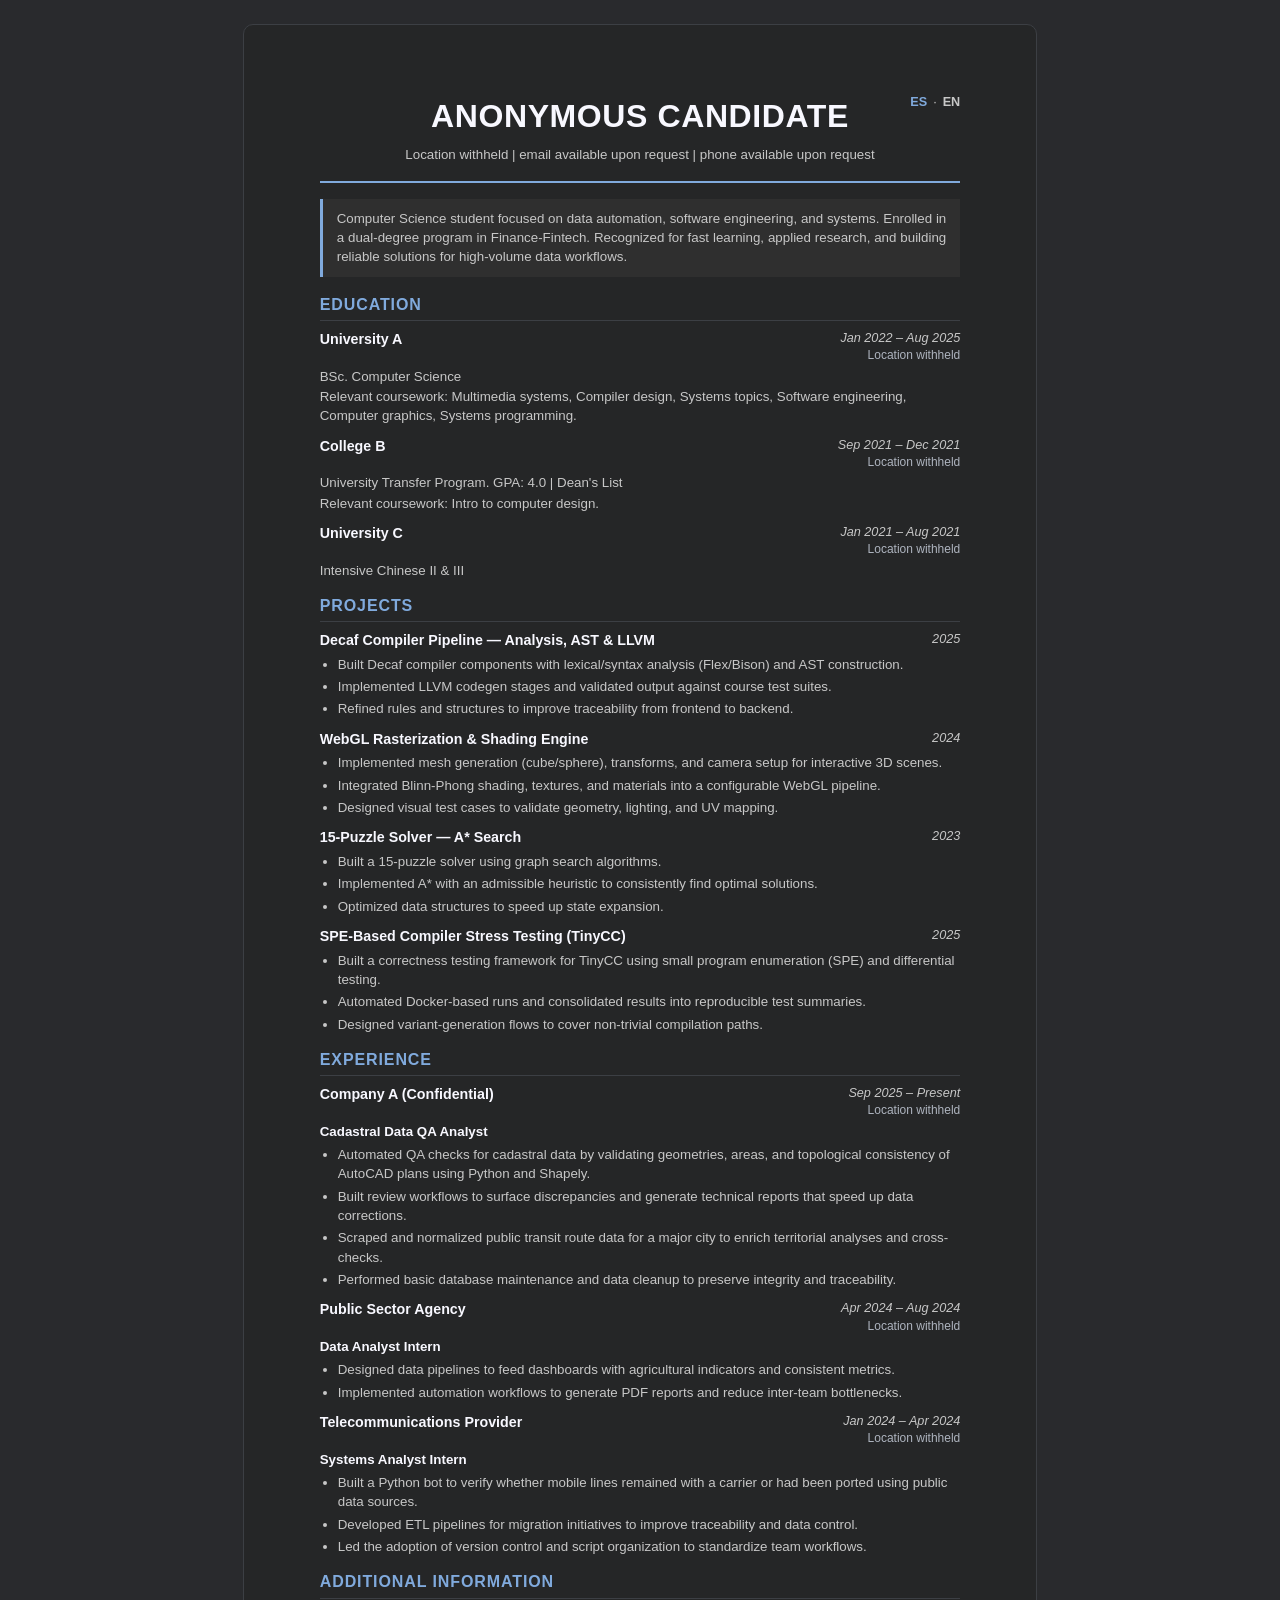
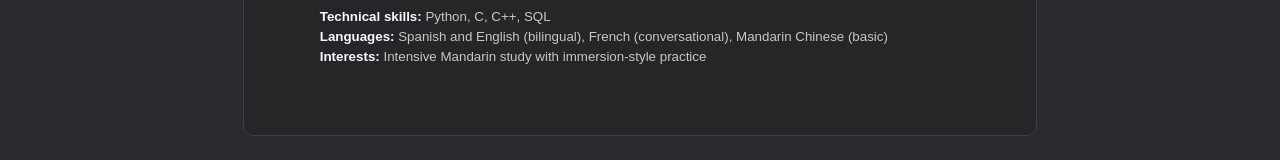
<file: static/cv/cv.en.html>
<!DOCTYPE html>
<html lang="en">
<head>
    <meta charset="UTF-8">
    <meta name="viewport" content="width=device-width, initial-scale=1.0">
    <title>CV - Anonymous Candidate</title>
    <style>
        :root {
            --bg: #292a2d;
            --bg-alt: #252627;
            --panel: #2f2f2f;
            --text: #f8f8ff;
            --muted: #c7c7c7;
            --accent: #80AADD;
            --border: #3c3f44;
        }

        * {
            margin: 0;
            padding: 0;
            box-sizing: border-box;
        }

        @page {
            size: A4;
            margin: 0;
        }

        body {
            font-family: "Open Sans", "Helvetica Neue", Arial, sans-serif;
            line-height: 1.45;
            color: var(--text);
            background: var(--bg);
            font-size: 10.5pt;
        }

        .container {
            width: min(210mm, 92vw);
            min-height: 297mm;
            padding: 18mm 20mm;
            margin: 24px auto;
            background: var(--bg-alt);
            border: 1px solid var(--border);
            border-radius: 10px;
        }

        header {
            position: relative;
            text-align: center;
            margin-bottom: 16px;
            padding-bottom: 12px;
            border-bottom: 2px solid var(--accent);
        }

        h1 {
            font-size: 24pt;
            color: var(--text);
            margin-bottom: 6px;
            font-weight: 700;
            letter-spacing: 0.6px;
        }

        .contact {
            font-size: 10pt;
            color: var(--muted);
            margin-bottom: 4px;
        }

        .contact a {
            color: var(--accent);
            text-decoration: none;
        }

        .lang-toggle {
            position: absolute;
            right: 0;
            top: 0;
            font-size: 9.5pt;
            color: var(--muted);
        }

        .lang-toggle a {
            color: var(--accent);
            text-decoration: none;
            font-weight: 600;
        }

        .lang-toggle span {
            margin: 0 6px;
            color: var(--muted);
        }

        .summary {
            font-size: 10pt;
            text-align: justify;
            margin-bottom: 16px;
            padding: 10px 14px;
            background: var(--panel);
            border-left: 3px solid var(--accent);
            color: var(--muted);
        }

        h2 {
            font-size: 12pt;
            color: var(--accent);
            margin-top: 14px;
            margin-bottom: 8px;
            padding-bottom: 4px;
            border-bottom: 1px solid var(--border);
            text-transform: uppercase;
            letter-spacing: 0.9px;
            font-weight: 700;
        }

        .education-item, .experience-item, .activity-item {
            margin-bottom: 10px;
            page-break-inside: avoid;
        }

        .item-header {
            display: flex;
            justify-content: space-between;
            align-items: flex-start;
            gap: 16px;
            margin-bottom: 2px;
        }

        .institution {
            font-weight: 700;
            color: var(--text);
            font-size: 10.7pt;
        }

        .meta-right {
            text-align: right;
            min-width: 120px;
        }

        .date {
            font-size: 9.5pt;
            color: var(--muted);
            font-style: italic;
        }

        .location {
            font-size: 9pt;
            color: #aeb4bf;
        }

        .title {
            font-weight: 600;
            color: var(--text);
            font-size: 10pt;
            margin-bottom: 2px;
        }

        .details {
            font-size: 10pt;
            color: var(--muted);
            margin-bottom: 1px;
        }

        ul {
            margin-left: 18px;
            margin-top: 4px;
        }

        li {
            font-size: 10pt;
            margin-bottom: 3px;
            line-height: 1.45;
            color: var(--muted);
        }

        .skills {
            font-size: 10pt;
            line-height: 1.5;
            color: var(--muted);
        }

        .skills strong {
            color: var(--text);
        }

        @media print {
            body {
                width: 210mm;
                height: 297mm;
                background: white;
                color: #333;
            }
            .container {
                margin: 0;
                border: none;
                border-radius: 0;
                background: white;
                color: #333;
            }
            h1, .institution, .title, .skills strong {
                color: #2c3e50;
            }
            .summary {
                background: #f8f9fa;
                color: #555;
                border-left-color: #2c3e50;
            }
            h2 {
                color: #2c3e50;
                border-bottom-color: #34495e;
            }
            .contact a, .lang-toggle a {
                color: #2c5aa0;
            }
        }
    </style>
</head>
<body>
    <div class="container">
        <header>
            <div class="lang-toggle">
                <a href="/cv/cv.html">ES</a><span>·</span><strong>EN</strong>
            </div>
            <h1>ANONYMOUS CANDIDATE</h1>
            <div class="contact">
                Location withheld | email available upon request | phone available upon request
            </div>
        </header>

        <div class="summary">
            Computer Science student focused on data automation, software engineering, and systems. Enrolled in a dual-degree program in Finance-Fintech. Recognized for fast learning, applied research, and building reliable solutions for high-volume data workflows.
        </div>

        <h2>Education</h2>

        <div class="education-item">
            <div class="item-header">
                <span class="institution">University A</span>
                <div class="meta-right">
                    <div class="date">Jan 2022 – Aug 2025</div>
                    <div class="location">Location withheld</div>
                </div>
            </div>
            <div class="details">BSc. Computer Science</div>
            <div class="details">Relevant coursework: Multimedia systems, Compiler design, Systems topics, Software engineering, Computer graphics, Systems programming.</div>
        </div>

        <div class="education-item">
            <div class="item-header">
                <span class="institution">College B</span>
                <div class="meta-right">
                    <div class="date">Sep 2021 – Dec 2021</div>
                    <div class="location">Location withheld</div>
                </div>
            </div>
            <div class="details">University Transfer Program. GPA: 4.0 | Dean's List</div>
            <div class="details">Relevant coursework: Intro to computer design.</div>
        </div>

        <div class="education-item">
            <div class="item-header">
                <span class="institution">University C</span>
                <div class="meta-right">
                    <div class="date">Jan 2021 – Aug 2021</div>
                    <div class="location">Location withheld</div>
                </div>
            </div>
            <div class="details">Intensive Chinese II &amp; III</div>
        </div>

        <h2>Projects</h2>

        <div class="experience-item">
            <div class="item-header">
                <span class="institution">Decaf Compiler Pipeline — Analysis, AST &amp; LLVM</span>
                <div class="meta-right">
                    <div class="date">2025</div>
                </div>
            </div>
            <ul>
                <li>Built Decaf compiler components with lexical/syntax analysis (Flex/Bison) and AST construction.</li>
                <li>Implemented LLVM codegen stages and validated output against course test suites.</li>
                <li>Refined rules and structures to improve traceability from frontend to backend.</li>
            </ul>
        </div>

        <div class="experience-item">
            <div class="item-header">
                <span class="institution">WebGL Rasterization &amp; Shading Engine</span>
                <div class="meta-right">
                    <div class="date">2024</div>
                </div>
            </div>
            <ul>
                <li>Implemented mesh generation (cube/sphere), transforms, and camera setup for interactive 3D scenes.</li>
                <li>Integrated Blinn-Phong shading, textures, and materials into a configurable WebGL pipeline.</li>
                <li>Designed visual test cases to validate geometry, lighting, and UV mapping.</li>
            </ul>
        </div>

        <div class="experience-item">
            <div class="item-header">
                <span class="institution">15-Puzzle Solver — A* Search</span>
                <div class="meta-right">
                    <div class="date">2023</div>
                </div>
            </div>
            <ul>
                <li>Built a 15-puzzle solver using graph search algorithms.</li>
                <li>Implemented A* with an admissible heuristic to consistently find optimal solutions.</li>
                <li>Optimized data structures to speed up state expansion.</li>
            </ul>
        </div>

        <div class="experience-item">
            <div class="item-header">
                <span class="institution">SPE-Based Compiler Stress Testing (TinyCC)</span>
                <div class="meta-right">
                    <div class="date">2025</div>
                </div>
            </div>
            <ul>
                <li>Built a correctness testing framework for TinyCC using small program enumeration (SPE) and differential testing.</li>
                <li>Automated Docker-based runs and consolidated results into reproducible test summaries.</li>
                <li>Designed variant-generation flows to cover non-trivial compilation paths.</li>
            </ul>
        </div>

        <h2>Experience</h2>

        <div class="experience-item">
            <div class="item-header">
                <span class="institution">Company A (Confidential)</span>
                <div class="meta-right">
                    <div class="date">Sep 2025 – Present</div>
                    <div class="location">Location withheld</div>
                </div>
            </div>
            <div class="title">Cadastral Data QA Analyst</div>
            <ul>
                <li>Automated QA checks for cadastral data by validating geometries, areas, and topological consistency of AutoCAD plans using Python and Shapely.</li>
                <li>Built review workflows to surface discrepancies and generate technical reports that speed up data corrections.</li>
                <li>Scraped and normalized public transit route data for a major city to enrich territorial analyses and cross-checks.</li>
                <li>Performed basic database maintenance and data cleanup to preserve integrity and traceability.</li>
            </ul>
        </div>

        <div class="experience-item">
            <div class="item-header">
                <span class="institution">Public Sector Agency</span>
                <div class="meta-right">
                    <div class="date">Apr 2024 – Aug 2024</div>
                    <div class="location">Location withheld</div>
                </div>
            </div>
            <div class="title">Data Analyst Intern</div>
            <ul>
                <li>Designed data pipelines to feed dashboards with agricultural indicators and consistent metrics.</li>
                <li>Implemented automation workflows to generate PDF reports and reduce inter-team bottlenecks.</li>
            </ul>
        </div>

        <div class="experience-item">
            <div class="item-header">
                <span class="institution">Telecommunications Provider</span>
                <div class="meta-right">
                    <div class="date">Jan 2024 – Apr 2024</div>
                    <div class="location">Location withheld</div>
                </div>
            </div>
            <div class="title">Systems Analyst Intern</div>
            <ul>
                <li>Built a Python bot to verify whether mobile lines remained with a carrier or had been ported using public data sources.</li>
                <li>Developed ETL pipelines for migration initiatives to improve traceability and data control.</li>
                <li>Led the adoption of version control and script organization to standardize team workflows.</li>
            </ul>
        </div>

        <h2>Additional Information</h2>
        <div class="skills">
            <strong>Technical skills:</strong> Python, C, C++, SQL<br>
            <strong>Languages:</strong> Spanish and English (bilingual), French (conversational), Mandarin Chinese (basic)<br>
            <strong>Interests:</strong> Intensive Mandarin study with immersion-style practice
        </div>
    </div>
</body>
</html>
</file>
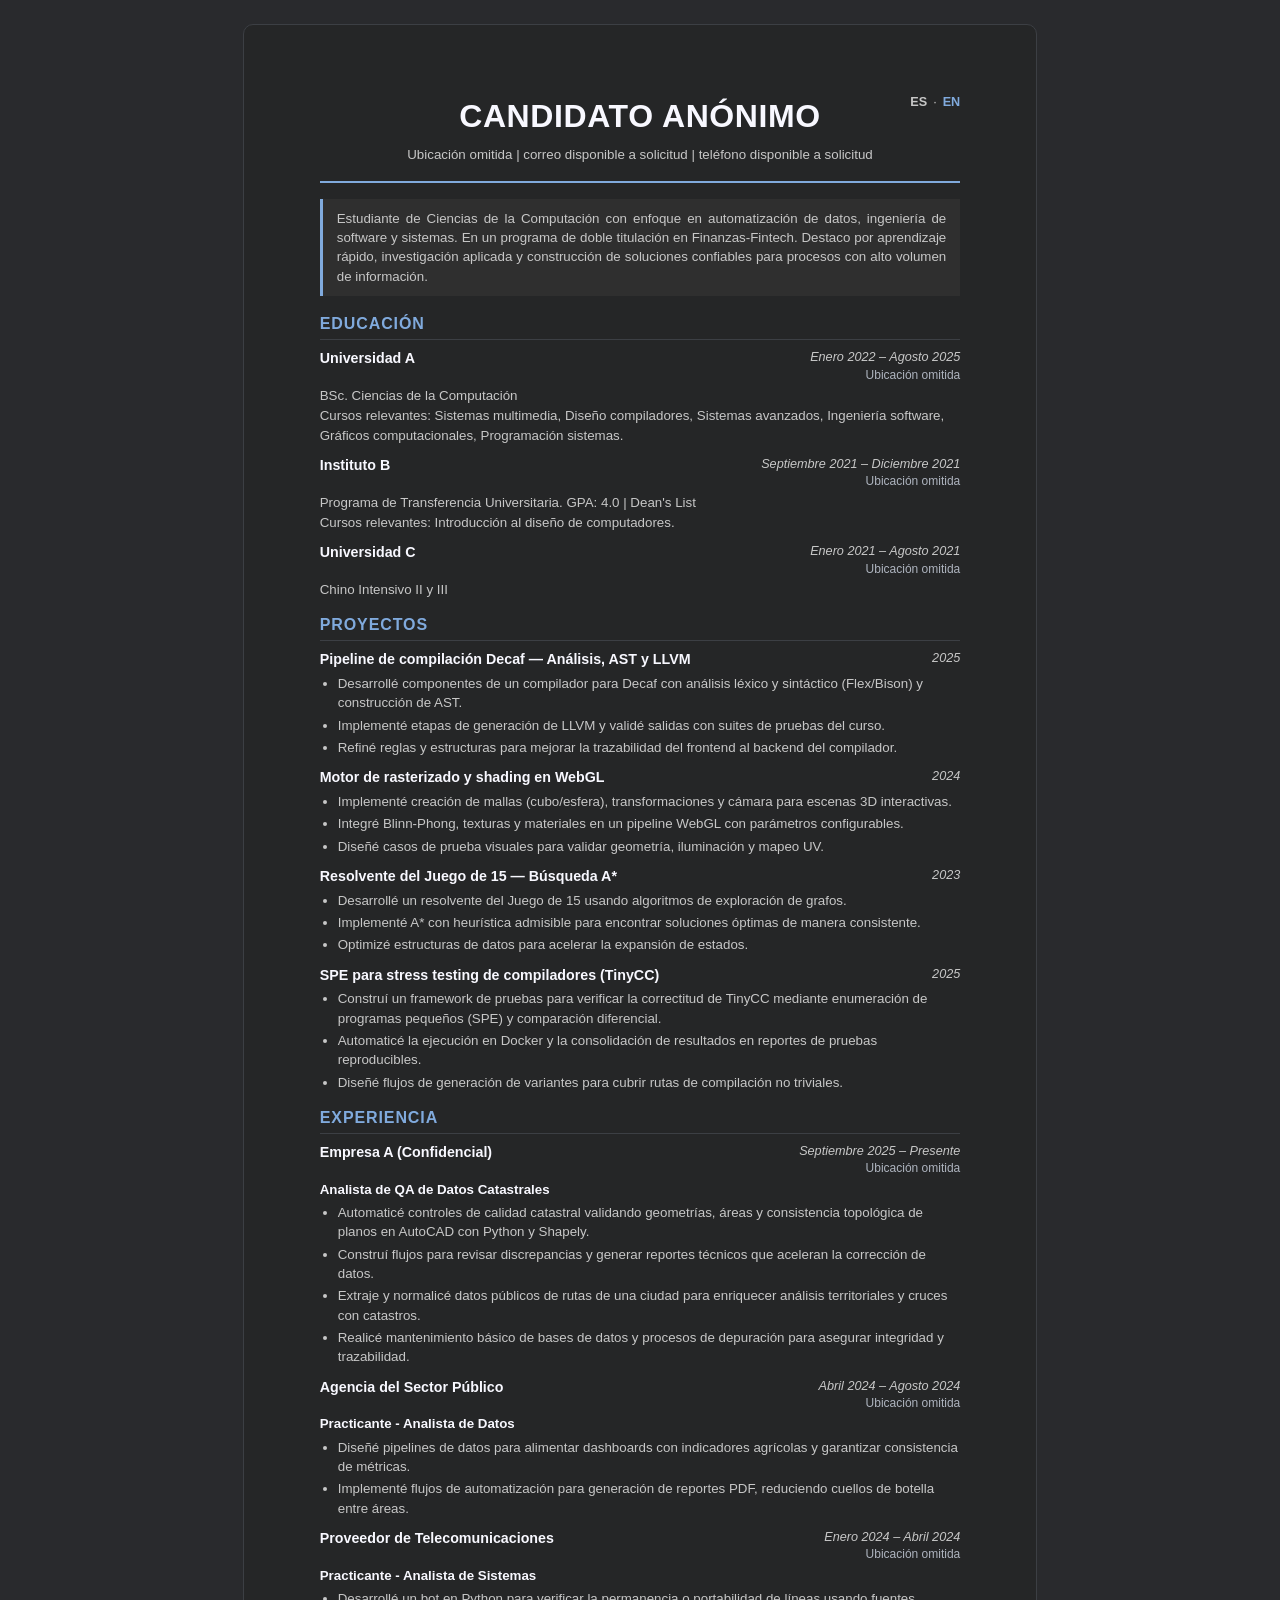
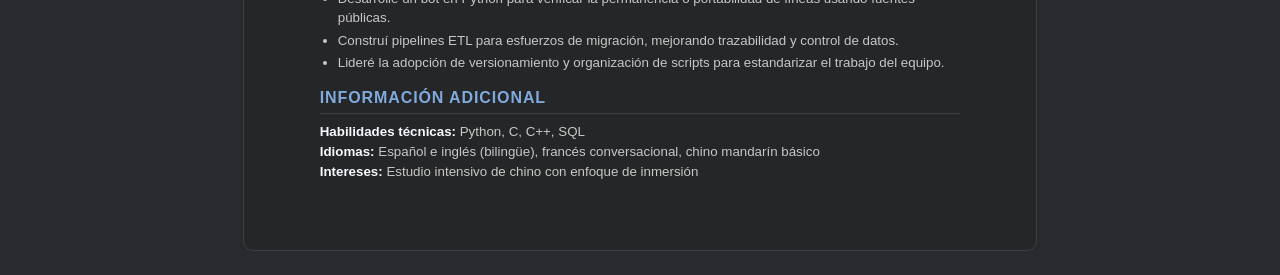
<file: static/cv/cv.html>
<!DOCTYPE html>
<html lang="es">
<head>
    <meta charset="UTF-8">
    <meta name="viewport" content="width=device-width, initial-scale=1.0">
    <title>CV - Candidato anónimo</title>
    <style>
        :root {
            --bg: #292a2d;
            --bg-alt: #252627;
            --panel: #2f2f2f;
            --text: #f8f8ff;
            --muted: #c7c7c7;
            --accent: #80AADD;
            --border: #3c3f44;
        }

        * {
            margin: 0;
            padding: 0;
            box-sizing: border-box;
        }

        @page {
            size: A4;
            margin: 0;
        }

        body {
            font-family: "Open Sans", "Helvetica Neue", Arial, sans-serif;
            line-height: 1.45;
            color: var(--text);
            background: var(--bg);
            font-size: 10.5pt;
        }

        .container {
            width: min(210mm, 92vw);
            min-height: 297mm;
            padding: 18mm 20mm;
            margin: 24px auto;
            background: var(--bg-alt);
            border: 1px solid var(--border);
            border-radius: 10px;
        }

        header {
            position: relative;
            text-align: center;
            margin-bottom: 16px;
            padding-bottom: 12px;
            border-bottom: 2px solid var(--accent);
        }

        h1 {
            font-size: 24pt;
            color: var(--text);
            margin-bottom: 6px;
            font-weight: 700;
            letter-spacing: 0.6px;
        }

        .contact {
            font-size: 10pt;
            color: var(--muted);
            margin-bottom: 4px;
        }

        .contact a {
            color: var(--accent);
            text-decoration: none;
        }

        .lang-toggle {
            position: absolute;
            right: 0;
            top: 0;
            font-size: 9.5pt;
            color: var(--muted);
        }

        .lang-toggle a {
            color: var(--accent);
            text-decoration: none;
            font-weight: 600;
        }

        .lang-toggle span {
            margin: 0 6px;
            color: var(--muted);
        }

        .summary {
            font-size: 10pt;
            text-align: justify;
            margin-bottom: 16px;
            padding: 10px 14px;
            background: var(--panel);
            border-left: 3px solid var(--accent);
            color: var(--muted);
        }

        h2 {
            font-size: 12pt;
            color: var(--accent);
            margin-top: 14px;
            margin-bottom: 8px;
            padding-bottom: 4px;
            border-bottom: 1px solid var(--border);
            text-transform: uppercase;
            letter-spacing: 0.9px;
            font-weight: 700;
        }

        .education-item, .experience-item, .activity-item {
            margin-bottom: 10px;
            page-break-inside: avoid;
        }

        .item-header {
            display: flex;
            justify-content: space-between;
            align-items: flex-start;
            gap: 16px;
            margin-bottom: 2px;
        }

        .institution {
            font-weight: 700;
            color: var(--text);
            font-size: 10.7pt;
        }

        .meta-right {
            text-align: right;
            min-width: 120px;
        }

        .date {
            font-size: 9.5pt;
            color: var(--muted);
            font-style: italic;
        }

        .location {
            font-size: 9pt;
            color: #aeb4bf;
        }

        .title {
            font-weight: 600;
            color: var(--text);
            font-size: 10pt;
            margin-bottom: 2px;
        }

        .details {
            font-size: 10pt;
            color: var(--muted);
            margin-bottom: 1px;
        }

        ul {
            margin-left: 18px;
            margin-top: 4px;
        }

        li {
            font-size: 10pt;
            margin-bottom: 3px;
            line-height: 1.45;
            color: var(--muted);
        }

        .skills {
            font-size: 10pt;
            line-height: 1.5;
            color: var(--muted);
        }

        .skills strong {
            color: var(--text);
        }

        @media print {
            body {
                width: 210mm;
                height: 297mm;
                background: white;
                color: #333;
            }
            .container {
                margin: 0;
                border: none;
                border-radius: 0;
                background: white;
                color: #333;
            }
            h1, .institution, .title, .skills strong {
                color: #2c3e50;
            }
            .summary {
                background: #f8f9fa;
                color: #555;
                border-left-color: #2c3e50;
            }
            h2 {
                color: #2c3e50;
                border-bottom-color: #34495e;
            }
            .contact a, .lang-toggle a {
                color: #2c5aa0;
            }
        }
    </style>
</head>
<body>
    <div class="container">
        <header>
            <div class="lang-toggle">
                <strong>ES</strong><span>·</span><a href="/cv/cv.en.html">EN</a>
            </div>
            <h1>CANDIDATO ANÓNIMO</h1>
            <div class="contact">
                Ubicación omitida | correo disponible a solicitud | teléfono disponible a solicitud
            </div>
        </header>

        <div class="summary">
            Estudiante de Ciencias de la Computación con enfoque en automatización de datos, ingeniería de software y sistemas. En un programa de doble titulación en Finanzas-Fintech. Destaco por aprendizaje rápido, investigación aplicada y construcción de soluciones confiables para procesos con alto volumen de información.
        </div>

        <h2>Educación</h2>

        <div class="education-item">
            <div class="item-header">
                <span class="institution">Universidad A</span>
                <div class="meta-right">
                    <div class="date">Enero 2022 – Agosto 2025</div>
                    <div class="location">Ubicación omitida</div>
                </div>
            </div>
            <div class="details">BSc. Ciencias de la Computación</div>
            <div class="details">Cursos relevantes: Sistemas multimedia, Diseño compiladores, Sistemas avanzados, Ingeniería software, Gráficos computacionales, Programación sistemas.</div>
        </div>

        <div class="education-item">
            <div class="item-header">
                <span class="institution">Instituto B</span>
                <div class="meta-right">
                    <div class="date">Septiembre 2021 – Diciembre 2021</div>
                    <div class="location">Ubicación omitida</div>
                </div>
            </div>
            <div class="details">Programa de Transferencia Universitaria. GPA: 4.0 | Dean's List</div>
            <div class="details">Cursos relevantes: Introducción al diseño de computadores.</div>
        </div>

        <div class="education-item">
            <div class="item-header">
                <span class="institution">Universidad C</span>
                <div class="meta-right">
                    <div class="date">Enero 2021 – Agosto 2021</div>
                    <div class="location">Ubicación omitida</div>
                </div>
            </div>
            <div class="details">Chino Intensivo II y III</div>
        </div>

        <h2>Proyectos</h2>

        <div class="experience-item">
            <div class="item-header">
                <span class="institution">Pipeline de compilación Decaf — Análisis, AST y LLVM</span>
                <div class="meta-right">
                    <div class="date">2025</div>
                </div>
            </div>
            <ul>
                <li>Desarrollé componentes de un compilador para Decaf con análisis léxico y sintáctico (Flex/Bison) y construcción de AST.</li>
                <li>Implementé etapas de generación de LLVM y validé salidas con suites de pruebas del curso.</li>
                <li>Refiné reglas y estructuras para mejorar la trazabilidad del frontend al backend del compilador.</li>
            </ul>
        </div>

        <div class="experience-item">
            <div class="item-header">
                <span class="institution">Motor de rasterizado y shading en WebGL</span>
                <div class="meta-right">
                    <div class="date">2024</div>
                </div>
            </div>
            <ul>
                <li>Implementé creación de mallas (cubo/esfera), transformaciones y cámara para escenas 3D interactivas.</li>
                <li>Integré Blinn-Phong, texturas y materiales en un pipeline WebGL con parámetros configurables.</li>
                <li>Diseñé casos de prueba visuales para validar geometría, iluminación y mapeo UV.</li>
            </ul>
        </div>

        <div class="experience-item">
            <div class="item-header">
                <span class="institution">Resolvente del Juego de 15 — Búsqueda A*</span>
                <div class="meta-right">
                    <div class="date">2023</div>
                </div>
            </div>
            <ul>
                <li>Desarrollé un resolvente del Juego de 15 usando algoritmos de exploración de grafos.</li>
                <li>Implementé A* con heurística admisible para encontrar soluciones óptimas de manera consistente.</li>
                <li>Optimizé estructuras de datos para acelerar la expansión de estados.</li>
            </ul>
        </div>

        <div class="experience-item">
            <div class="item-header">
                <span class="institution">SPE para stress testing de compiladores (TinyCC)</span>
                <div class="meta-right">
                    <div class="date">2025</div>
                </div>
            </div>
            <ul>
                <li>Construí un framework de pruebas para verificar la correctitud de TinyCC mediante enumeración de programas pequeños (SPE) y comparación diferencial.</li>
                <li>Automaticé la ejecución en Docker y la consolidación de resultados en reportes de pruebas reproducibles.</li>
                <li>Diseñé flujos de generación de variantes para cubrir rutas de compilación no triviales.</li>
            </ul>
        </div>

        <h2>Experiencia</h2>

        <div class="experience-item">
            <div class="item-header">
                <span class="institution">Empresa A (Confidencial)</span>
                <div class="meta-right">
                    <div class="date">Septiembre 2025 – Presente</div>
                    <div class="location">Ubicación omitida</div>
                </div>
            </div>
            <div class="title">Analista de QA de Datos Catastrales</div>
            <ul>
                <li>Automaticé controles de calidad catastral validando geometrías, áreas y consistencia topológica de planos en AutoCAD con Python y Shapely.</li>
                <li>Construí flujos para revisar discrepancias y generar reportes técnicos que aceleran la corrección de datos.</li>
                <li>Extraje y normalicé datos públicos de rutas de una ciudad para enriquecer análisis territoriales y cruces con catastros.</li>
                <li>Realicé mantenimiento básico de bases de datos y procesos de depuración para asegurar integridad y trazabilidad.</li>
            </ul>
        </div>

        <div class="experience-item">
            <div class="item-header">
                <span class="institution">Agencia del Sector Público</span>
                <div class="meta-right">
                    <div class="date">Abril 2024 – Agosto 2024</div>
                    <div class="location">Ubicación omitida</div>
                </div>
            </div>
            <div class="title">Practicante - Analista de Datos</div>
            <ul>
                <li>Diseñé pipelines de datos para alimentar dashboards con indicadores agrícolas y garantizar consistencia de métricas.</li>
                <li>Implementé flujos de automatización para generación de reportes PDF, reduciendo cuellos de botella entre áreas.</li>
            </ul>
        </div>

        <div class="experience-item">
            <div class="item-header">
                <span class="institution">Proveedor de Telecomunicaciones</span>
                <div class="meta-right">
                    <div class="date">Enero 2024 – Abril 2024</div>
                    <div class="location">Ubicación omitida</div>
                </div>
            </div>
            <div class="title">Practicante - Analista de Sistemas</div>
            <ul>
                <li>Desarrollé un bot en Python para verificar la permanencia o portabilidad de líneas usando fuentes públicas.</li>
                <li>Construí pipelines ETL para esfuerzos de migración, mejorando trazabilidad y control de datos.</li>
                <li>Lideré la adopción de versionamiento y organización de scripts para estandarizar el trabajo del equipo.</li>
            </ul>
        </div>

        <h2>Información Adicional</h2>
        <div class="skills">
            <strong>Habilidades técnicas:</strong> Python, C, C++, SQL<br>
            <strong>Idiomas:</strong> Español e inglés (bilingüe), francés conversacional, chino mandarín básico<br>
            <strong>Intereses:</strong> Estudio intensivo de chino con enfoque de inmersión
        </div>
    </div>
</body>
</html>
</file>
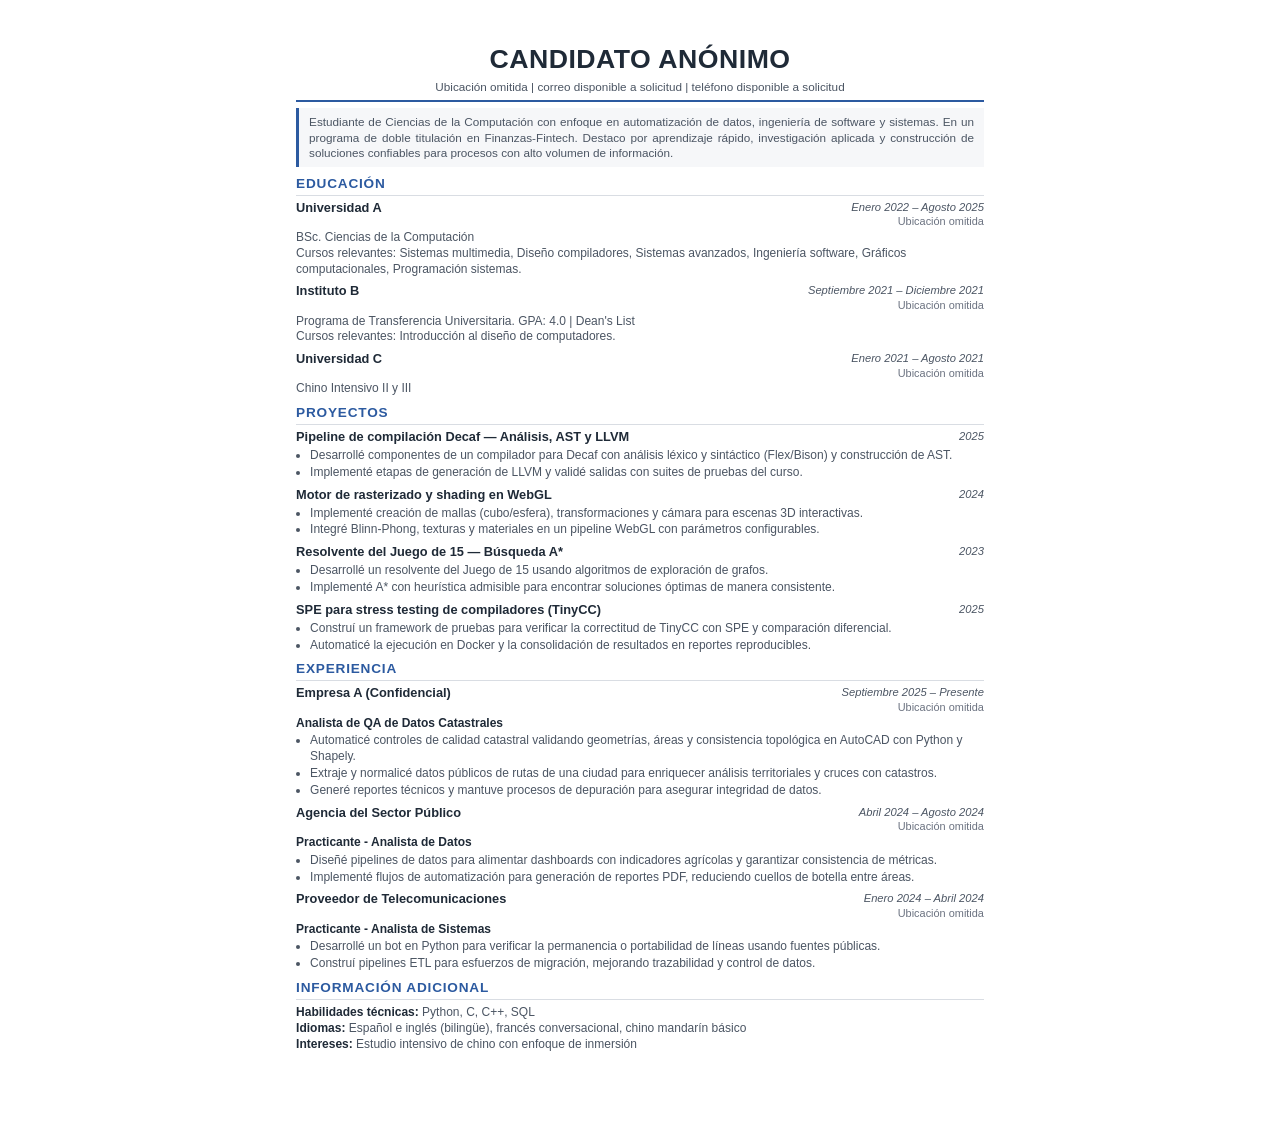
<file: static/cv/cv.print.html>
<!DOCTYPE html>
<html lang="es">
<head>
    <meta charset="UTF-8">
    <meta name="viewport" content="width=device-width, initial-scale=1.0">
    <title>CV - Candidato anónimo (Impresión)</title>
    <style>
        :root {
            --bg: #ffffff;
            --panel: #f6f7f9;
            --text: #1f2a37;
            --muted: #4b5563;
            --accent: #2c5aa0;
            --border: #d9dde3;
        }

        * {
            margin: 0;
            padding: 0;
            box-sizing: border-box;
        }

        @page {
            size: A4;
            margin: 0;
        }

        body {
            font-family: "Open Sans", "Helvetica Neue", Arial, sans-serif;
            line-height: 1.32;
            color: var(--text);
            background: var(--bg);
            font-size: 9.2pt;
        }

        .container {
            width: 210mm;
            min-height: 297mm;
            padding: 11mm 14mm;
            margin: 0 auto;
            background: var(--bg);
        }

        header {
            position: relative;
            text-align: center;
            margin-bottom: 6px;
            padding-bottom: 6px;
            border-bottom: 2px solid var(--accent);
        }

        h1 {
            font-size: 20pt;
            color: var(--text);
            margin-bottom: 2px;
            font-weight: 700;
            letter-spacing: 0.5px;
        }

        .contact {
            font-size: 8.8pt;
            color: var(--muted);
        }

        .contact a {
            color: var(--accent);
            text-decoration: none;
        }

        .summary {
            font-size: 8.8pt;
            text-align: justify;
            margin: 6px 0 8px;
            padding: 6px 10px;
            background: var(--panel);
            border-left: 3px solid var(--accent);
            color: var(--muted);
        }

        h2 {
            font-size: 10.2pt;
            color: var(--accent);
            margin-top: 7px;
            margin-bottom: 4px;
            padding-bottom: 2px;
            border-bottom: 1px solid var(--border);
            text-transform: uppercase;
            letter-spacing: 0.8px;
            font-weight: 700;
        }

        .education-item, .experience-item {
            margin-bottom: 6px;
            page-break-inside: avoid;
        }

        .item-header {
            display: flex;
            justify-content: space-between;
            align-items: flex-start;
            gap: 14px;
            margin-bottom: 1px;
        }

        .institution {
            font-weight: 700;
            color: var(--text);
            font-size: 9.6pt;
        }

        .meta-right {
            text-align: right;
            min-width: 120px;
        }

        .date {
            font-size: 8.4pt;
            color: var(--muted);
            font-style: italic;
        }

        .location {
            font-size: 8.2pt;
            color: #6b7280;
        }

        .title {
            font-weight: 600;
            color: var(--text);
            font-size: 9pt;
            margin-bottom: 0;
        }

        .details {
            font-size: 9pt;
            color: var(--muted);
            margin-bottom: 0;
        }

        ul {
            margin-left: 14px;
            margin-top: 2px;
        }

        li {
            font-size: 9pt;
            margin-bottom: 1px;
            line-height: 1.32;
            color: var(--muted);
        }

        .skills {
            font-size: 9pt;
            line-height: 1.35;
            color: var(--muted);
        }

        .skills strong {
            color: var(--text);
        }
    </style>
</head>
<body>
    <div class="container">
        <header>
            <h1>CANDIDATO ANÓNIMO</h1>
            <div class="contact">
                Ubicación omitida | correo disponible a solicitud | teléfono disponible a solicitud
            </div>
        </header>

        <div class="summary">
            Estudiante de Ciencias de la Computación con enfoque en automatización de datos, ingeniería de software y sistemas. En un programa de doble titulación en Finanzas-Fintech. Destaco por aprendizaje rápido, investigación aplicada y construcción de soluciones confiables para procesos con alto volumen de información.
        </div>

        <h2>Educación</h2>

        <div class="education-item">
            <div class="item-header">
                <span class="institution">Universidad A</span>
                <div class="meta-right">
                    <div class="date">Enero 2022 – Agosto 2025</div>
                    <div class="location">Ubicación omitida</div>
                </div>
            </div>
            <div class="details">BSc. Ciencias de la Computación</div>
            <div class="details">Cursos relevantes: Sistemas multimedia, Diseño compiladores, Sistemas avanzados, Ingeniería software, Gráficos computacionales, Programación sistemas.</div>
        </div>

        <div class="education-item">
            <div class="item-header">
                <span class="institution">Instituto B</span>
                <div class="meta-right">
                    <div class="date">Septiembre 2021 – Diciembre 2021</div>
                    <div class="location">Ubicación omitida</div>
                </div>
            </div>
            <div class="details">Programa de Transferencia Universitaria. GPA: 4.0 | Dean's List</div>
            <div class="details">Cursos relevantes: Introducción al diseño de computadores.</div>
        </div>

        <div class="education-item">
            <div class="item-header">
                <span class="institution">Universidad C</span>
                <div class="meta-right">
                    <div class="date">Enero 2021 – Agosto 2021</div>
                    <div class="location">Ubicación omitida</div>
                </div>
            </div>
            <div class="details">Chino Intensivo II y III</div>
        </div>

        <h2>Proyectos</h2>

        <div class="experience-item">
            <div class="item-header">
                <span class="institution">Pipeline de compilación Decaf — Análisis, AST y LLVM</span>
                <div class="meta-right">
                    <div class="date">2025</div>
                </div>
            </div>
            <ul>
                <li>Desarrollé componentes de un compilador para Decaf con análisis léxico y sintáctico (Flex/Bison) y construcción de AST.</li>
                <li>Implementé etapas de generación de LLVM y validé salidas con suites de pruebas del curso.</li>
            </ul>
        </div>

        <div class="experience-item">
            <div class="item-header">
                <span class="institution">Motor de rasterizado y shading en WebGL</span>
                <div class="meta-right">
                    <div class="date">2024</div>
                </div>
            </div>
            <ul>
                <li>Implementé creación de mallas (cubo/esfera), transformaciones y cámara para escenas 3D interactivas.</li>
                <li>Integré Blinn-Phong, texturas y materiales en un pipeline WebGL con parámetros configurables.</li>
            </ul>
        </div>

        <div class="experience-item">
            <div class="item-header">
                <span class="institution">Resolvente del Juego de 15 — Búsqueda A*</span>
                <div class="meta-right">
                    <div class="date">2023</div>
                </div>
            </div>
            <ul>
                <li>Desarrollé un resolvente del Juego de 15 usando algoritmos de exploración de grafos.</li>
                <li>Implementé A* con heurística admisible para encontrar soluciones óptimas de manera consistente.</li>
            </ul>
        </div>

        <div class="experience-item">
            <div class="item-header">
                <span class="institution">SPE para stress testing de compiladores (TinyCC)</span>
                <div class="meta-right">
                    <div class="date">2025</div>
                </div>
            </div>
            <ul>
                <li>Construí un framework de pruebas para verificar la correctitud de TinyCC con SPE y comparación diferencial.</li>
                <li>Automaticé la ejecución en Docker y la consolidación de resultados en reportes reproducibles.</li>
            </ul>
        </div>

        <h2>Experiencia</h2>

        <div class="experience-item">
            <div class="item-header">
                <span class="institution">Empresa A (Confidencial)</span>
                <div class="meta-right">
                    <div class="date">Septiembre 2025 – Presente</div>
                    <div class="location">Ubicación omitida</div>
                </div>
            </div>
            <div class="title">Analista de QA de Datos Catastrales</div>
            <ul>
                <li>Automaticé controles de calidad catastral validando geometrías, áreas y consistencia topológica en AutoCAD con Python y Shapely.</li>
                <li>Extraje y normalicé datos públicos de rutas de una ciudad para enriquecer análisis territoriales y cruces con catastros.</li>
                <li>Generé reportes técnicos y mantuve procesos de depuración para asegurar integridad de datos.</li>
            </ul>
        </div>

        <div class="experience-item">
            <div class="item-header">
                <span class="institution">Agencia del Sector Público</span>
                <div class="meta-right">
                    <div class="date">Abril 2024 – Agosto 2024</div>
                    <div class="location">Ubicación omitida</div>
                </div>
            </div>
            <div class="title">Practicante - Analista de Datos</div>
            <ul>
                <li>Diseñé pipelines de datos para alimentar dashboards con indicadores agrícolas y garantizar consistencia de métricas.</li>
                <li>Implementé flujos de automatización para generación de reportes PDF, reduciendo cuellos de botella entre áreas.</li>
            </ul>
        </div>

        <div class="experience-item">
            <div class="item-header">
                <span class="institution">Proveedor de Telecomunicaciones</span>
                <div class="meta-right">
                    <div class="date">Enero 2024 – Abril 2024</div>
                    <div class="location">Ubicación omitida</div>
                </div>
            </div>
            <div class="title">Practicante - Analista de Sistemas</div>
            <ul>
                <li>Desarrollé un bot en Python para verificar la permanencia o portabilidad de líneas usando fuentes públicas.</li>
                <li>Construí pipelines ETL para esfuerzos de migración, mejorando trazabilidad y control de datos.</li>
            </ul>
        </div>

        <h2>Información Adicional</h2>
        <div class="skills">
            <strong>Habilidades técnicas:</strong> Python, C, C++, SQL<br>
            <strong>Idiomas:</strong> Español e inglés (bilingüe), francés conversacional, chino mandarín básico<br>
            <strong>Intereses:</strong> Estudio intensivo de chino con enfoque de inmersión
        </div>
    </div>
</body>
</html>
</file>
